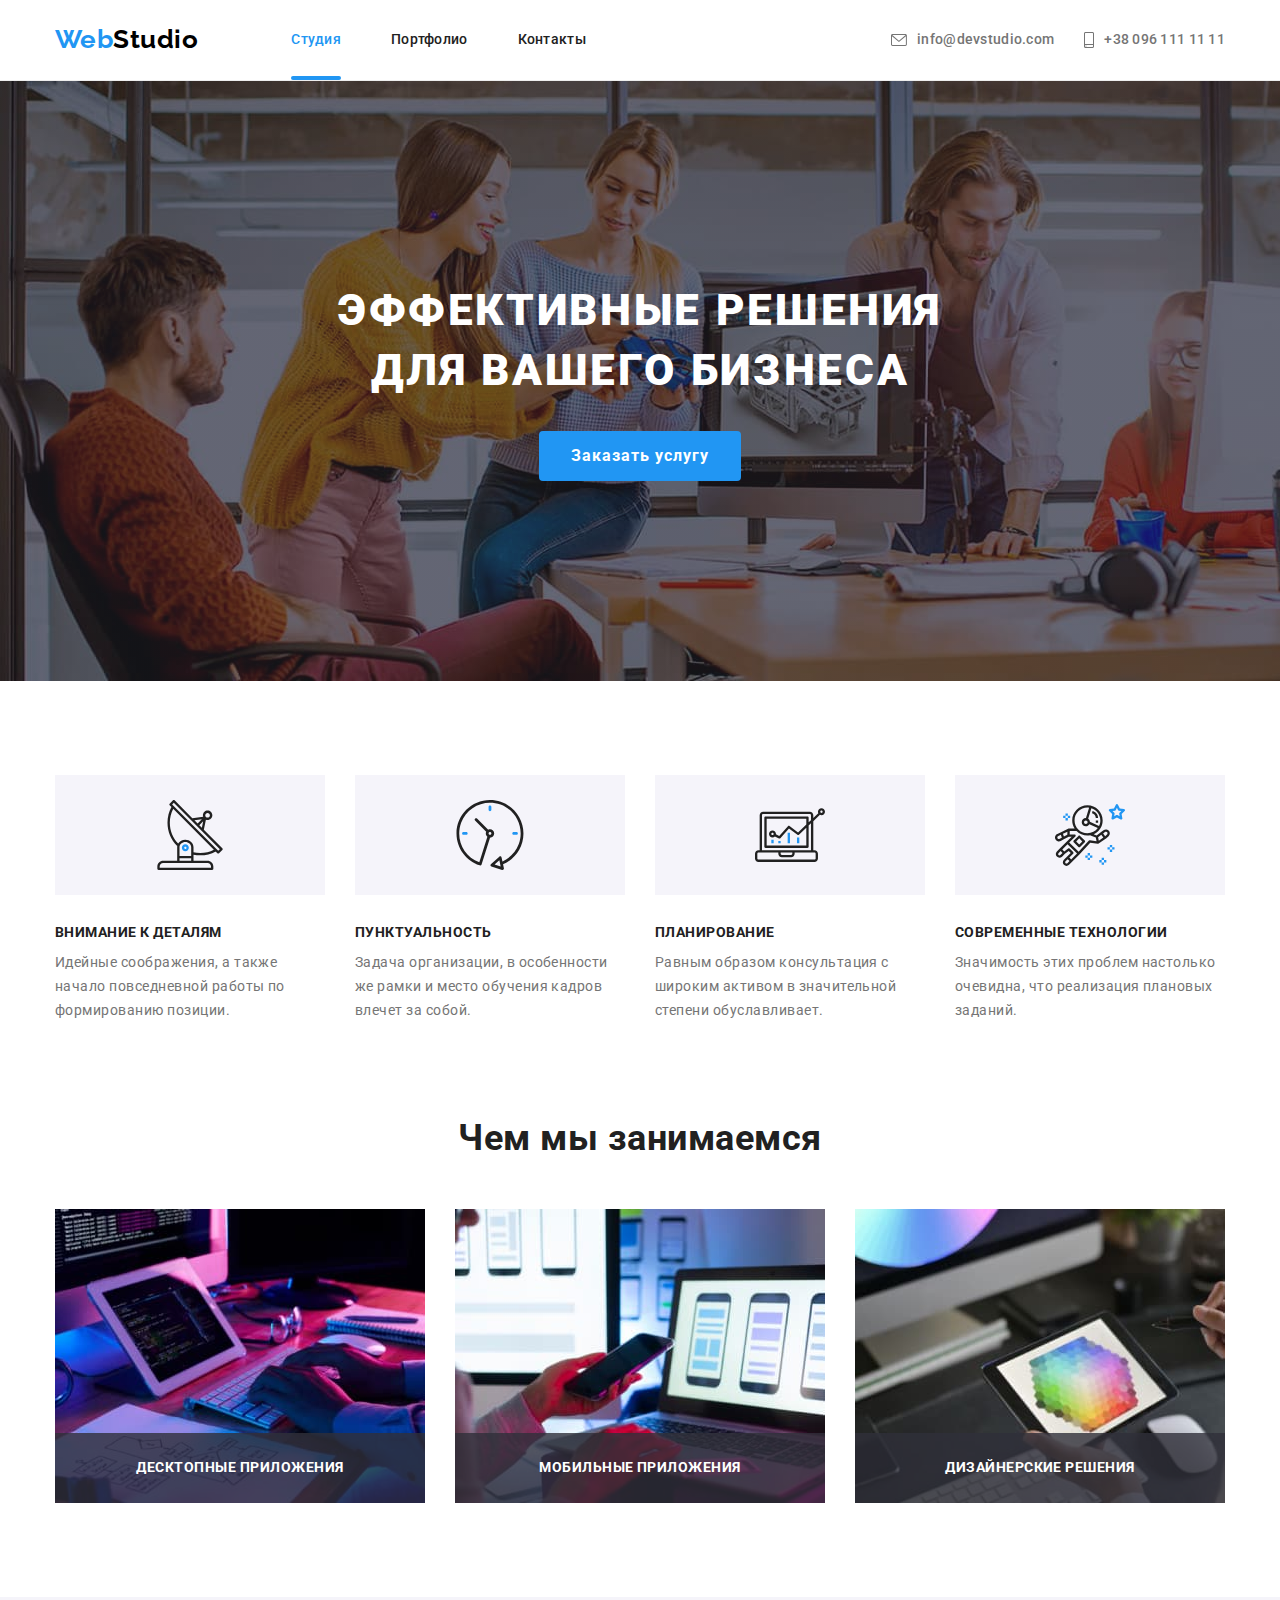
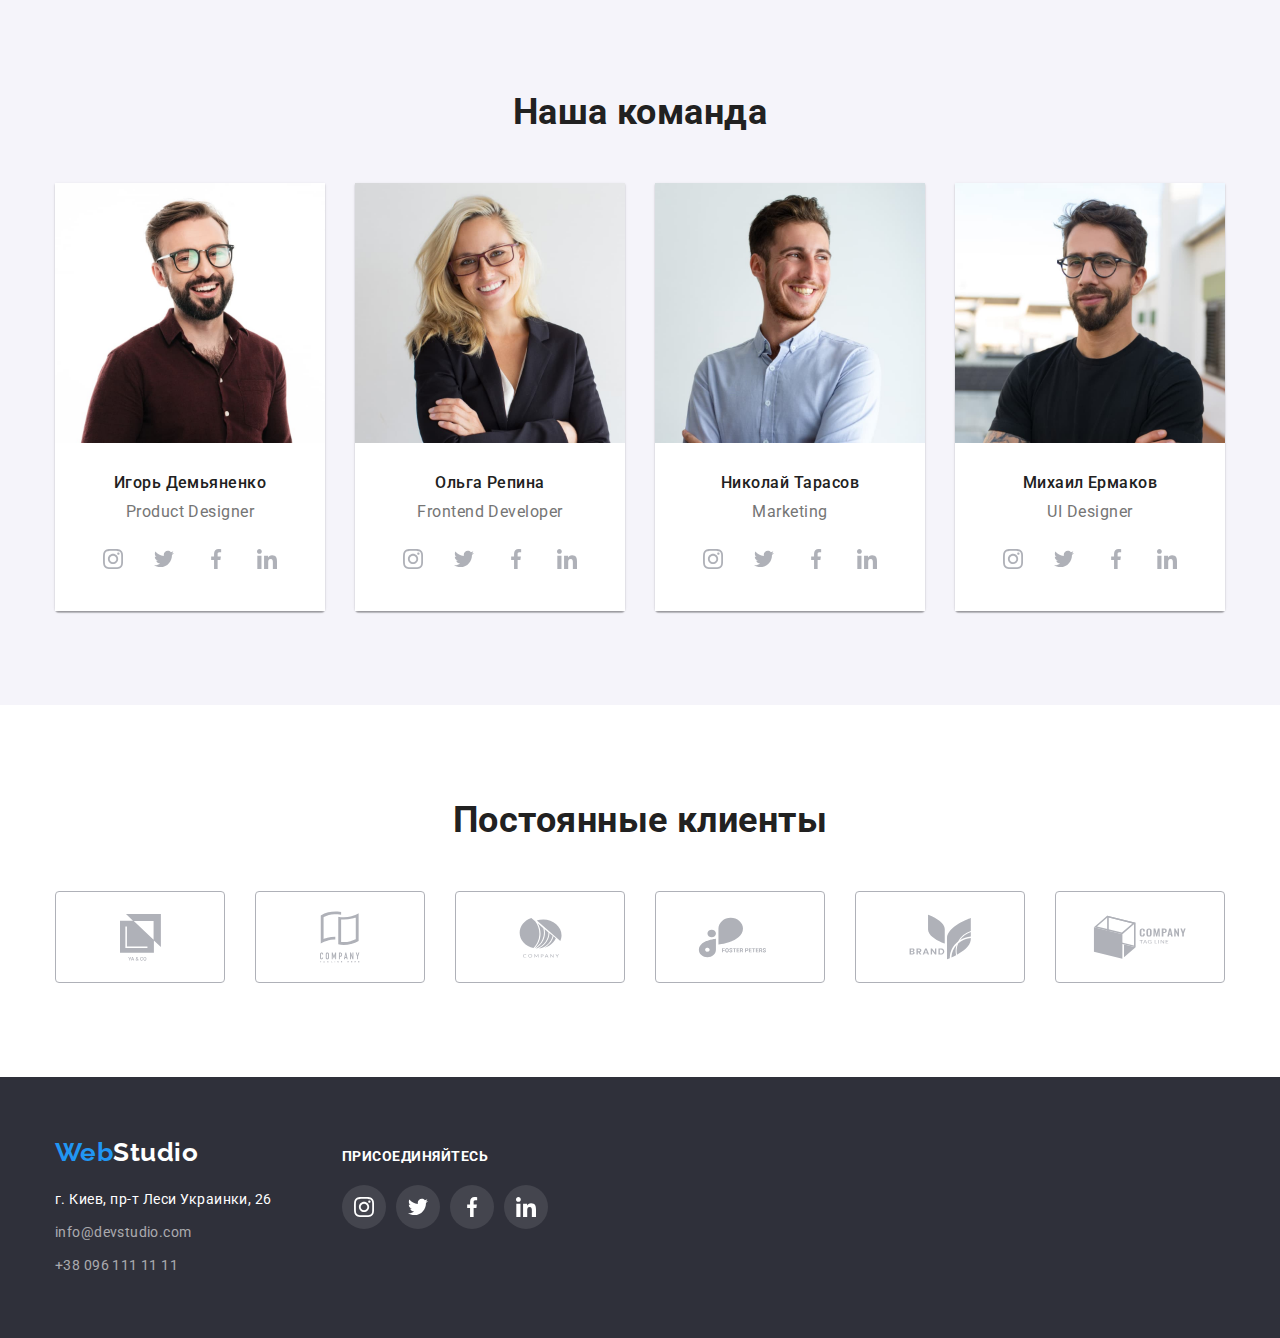
<file: index.html>
<!DOCTYPE html>
<html lang="ru">
  <head>
    <meta charset="UTF-8" />
    <meta http-equiv="X-UA-Compatible" content="IE=edge" />
    <meta name="viewport" content="width=device-width, initial-scale=1.0" />
    <title>WebStudio</title>
    <link rel="preconnect" href="https://fonts.gstatic.com" />
    <link
      href="https://fonts.googleapis.com/css2?family=Raleway:wght@700&family=Roboto:wght@400;500;700;900&display=swap"
      rel="stylesheet"
    />
    <link
      rel="stylesheet"
      href="https://cdnjs.cloudflare.com/ajax/libs/modern-normalize/1.0.0/modern-normalize.min.css"
    />
    <link rel="stylesheet" href="./css/styles.css" />
  </head>
  <body>
    <!-- Header -->
    <header class="header">
      <div class="container main-nav">
        <nav class="site-nav">
          <a class="logo" href="./index.html"
            ><span class="logo-span">Web</span>Studio</a
          >
          <ul class="site-nav list">
            <li class="item line">
              <a class="link current" href="">Студия</a>
            </li>
            <li class="item">
              <a class="link" href="./portfolio.html">Портфолио</a>
            </li>
            <li class="item"><a class="link" href="">Контакты</a></li>
          </ul>
        </nav>
        <ul class="contacts-nav head list">
          <li class="item">
            <a href="mailto:info@devstudio.com" class="cont">
              <svg class="icon" width="16" height="12">
                <use href="./images/icons.svg#icon-envelope"></use>
              </svg>
              info@devstudio.com
            </a>
          </li>

          <li class="item">
            <a href="tel:+380961111111" class="cont telephone">
              <svg class="icon" width="10" height="16">
                <use href="./images/icons.svg#icon-smartphone"></use>
              </svg>
              +38 096 111 11 11
            </a>
          </li>
        </ul>
      </div>
    </header>
    <main>
      <!-- Herro section -->
      <section class="hero section">
        <h1 class="hero-text">Эффективные решения<br />для вашего бизнеса</h1>
        <button class="button" data-modal-open>Заказать услугу</button>
      </section>

      <!-- section our advantages -->
      <section class="value section">
        <div class="container">
          <!-- <h2>наши преимущества</h2> -->
          <ul class="advantages list">
            <li class="item">
              <div class="thumb">
                <svg class="icon" width="70" height="70">
                  <use href="./images/icons.svg#icon-antenna"></use>
                </svg>
              </div>
              <h3 class="title">Внимание к деталям</h3>
              <p class="text">
                Идейные соображения, а также начало повседневной работы по
                формированию позиции.
              </p>
            </li>
            <li class="item">
              <div class="thumb">
                <svg class="icon" width="70" height="70">
                  <use href="./images/icons.svg#icon-clock"></use>
                </svg>
              </div>
              <h3 class="title">Пунктуальность</h3>
              <p class="text">
                Задача организации, в особенности же рамки и место обучения
                кадров влечет за собой.
              </p>
            </li>
            <li class="item">
              <div class="thumb">
                <svg class="icon" width="70" height="70">
                  <use href="./images/icons.svg#icon-diagram"></use>
                </svg>
              </div>
              <h3 class="title">Планирование</h3>
              <p class="text">
                Равным образом консультация с широким активом в значительной
                степени обуславливает.
              </p>
            </li>
            <li class="item">
              <div class="thumb">
                <svg class="icon" width="70" height="70">
                  <use href="./images/icons.svg#icon-astronaut"></use>
                </svg>
              </div>
              <h3 class="title">Современные технологии</h3>
              <p class="text">
                Значимость этих проблем настолько очевидна, что реализация
                плановых заданий.
              </p>
            </li>
          </ul>
        </div>
      </section>
      <!-- What are we doing -->
      <section class="section">
        <div class="container">
          <h2 class="section-title">Чем мы занимаемся</h2>
          <ul class="what-we-do list">
            <li class="item">
              <a href=""
                ><img
                  src="./images/studio/box1.jpg"
                  alt="box1"
                  width="370"
                  height="294"
              /></a>
              <div class="backdrop">
                <h3 class="title">Десктопные приложения</h3>
              </div>
            </li>
            <li class="item">
              <a href=""
                ><img
                  src="./images/studio/box2.jpg"
                  alt="box2"
                  width="370"
                  height="294"
              /></a>
              <div class="backdrop">
                <h3 class="title">Мобильные приложения</h3>
              </div>
            </li>
            <li class="item">
              <a href=""
                ><img
                  src="./images/studio/box3.jpg"
                  alt="box3"
                  width="370"
                  height="294"
              /></a>
              <div class="backdrop">
                <h3 class="title">Дизайнерские решения</h3>
              </div>
            </li>
          </ul>
        </div>
      </section>
      <!-- our team -->
      <section class="section team">
        <div class="container">
          <h2 class="section-title">Наша команда</h2>
          <ul class="team list">
            <li class="item">
              <img
                src="./images/studio/Igor.jpg"
                alt="Igor Demyanenko"
                width="270"
                height="260"
              />
              <div class="description">
                <h3 class="title">Игорь Демьяненко</h3>
                <p lang="en" class="text">Product Designer</p>

                <ul class="social-list list">
                  <li class="social-list-item">
                    <a href="" class="social-list-link">
                      <svg class="social-list-icon" width="20" height="20">
                        <use href="./images/icons.svg#icon-instagram"></use>
                      </svg>
                    </a>
                  </li>
                  <li>
                    <a href="" class="social-list-link">
                      <svg class="social-list-icon" width="20" height="20">
                        <use href="./images/icons.svg#icon-twitter"></use>
                      </svg>
                    </a>
                  </li>
                  <li>
                    <a href="" class="social-list-link">
                      <svg class="social-list-icon" width="20" height="20">
                        <use href="./images/icons.svg#icon-facebook"></use>
                      </svg>
                    </a>
                  </li>
                  <li>
                    <a href="" class="social-list-link">
                      <svg class="social-list-icon" width="20" height="20">
                        <use href="./images/icons.svg#icon-linkedin"></use>
                      </svg>
                    </a>
                  </li>
                </ul>
              </div>
            </li>
            <li class="item">
              <img
                src="./images/studio/Olga.jpg"
                alt="Olga Repin"
                width="270"
                height="260"
              />
              <div class="description">
                <h3 class="title">Ольга Репина</h3>
                <p lang="en" class="text">Frontend Developer</p>

                <ul class="social-list list">
                  <li class="social-list-item">
                    <a href="" class="social-list-link">
                      <svg class="social-list-icon" width="20" height="20">
                        <use href="./images/icons.svg#icon-instagram"></use>
                      </svg>
                    </a>
                  </li>

                  <li>
                    <a href="" class="social-list-link">
                      <svg class="social-list-icon" width="20" height="20">
                        <use href="./images/icons.svg#icon-twitter"></use>
                      </svg>
                    </a>
                  </li>

                  <li>
                    <a href="" class="social-list-link">
                      <svg class="social-list-icon" width="20" height="20">
                        <use href="./images/icons.svg#icon-facebook"></use>
                      </svg>
                    </a>
                  </li>

                  <li>
                    <a href="" class="social-list-link">
                      <svg class="social-list-icon" width="20" height="20">
                        <use href="./images/icons.svg#icon-linkedin"></use>
                      </svg>
                    </a>
                  </li>
                </ul>
              </div>
            </li>
            <li class="item">
              <img
                src="./images/studio/Nikolay.jpg"
                alt="Nikolay Tarasov"
                width="270"
                height="260"
              />
              <div class="description">
                <h3 class="title">Николай Тарасов</h3>
                <p lang="en" class="text">Marketing</p>
                <ul class="social-list list">
                  <li class="social-list-item">
                    <a href="" class="social-list-link">
                      <svg class="social-list-icon" width="20" height="20">
                        <use href="./images/icons.svg#icon-instagram"></use>
                      </svg>
                    </a>
                  </li>

                  <li>
                    <a href="" class="social-list-link">
                      <svg class="social-list-icon" width="20" height="20">
                        <use href="./images/icons.svg#icon-twitter"></use>
                      </svg>
                    </a>
                  </li>

                  <li>
                    <a href="" class="social-list-link">
                      <svg class="social-list-icon" width="20" height="20">
                        <use href="./images/icons.svg#icon-facebook"></use>
                      </svg>
                    </a>
                  </li>

                  <li>
                    <a href="" class="social-list-link">
                      <svg class="social-list-icon" width="20" height="20">
                        <use href="./images/icons.svg#icon-linkedin"></use>
                      </svg>
                    </a>
                  </li>
                </ul>
              </div>
            </li>
            <li class="item">
              <img
                src="./images/studio/Michael.jpg"
                alt="Michael Ermakov"
                width="270"
                height="260"
              />
              <div class="description">
                <h3 class="title">Михаил Ермаков</h3>
                <p lang="en" class="text">UI Designer</p>
                <ul class="social-list list">
                  <li class="social-list-item">
                    <a href="" class="social-list-link">
                      <svg class="social-list-icon" width="20" height="20">
                        <use href="./images/icons.svg#icon-instagram"></use>
                      </svg>
                    </a>
                  </li>

                  <li>
                    <a href="" class="social-list-link">
                      <svg class="social-list-icon" width="20" height="20">
                        <use href="./images/icons.svg#icon-twitter"></use>
                      </svg>
                    </a>
                  </li>

                  <li>
                    <a href="" class="social-list-link">
                      <svg class="social-list-icon" width="20" height="20">
                        <use href="./images/icons.svg#icon-facebook"></use>
                      </svg>
                    </a>
                  </li>

                  <li>
                    <a href="" class="social-list-link">
                      <svg class="social-list-icon" width="20" height="20">
                        <use href="./images/icons.svg#icon-linkedin"></use>
                      </svg>
                    </a>
                  </li>
                </ul>
              </div>
            </li>
          </ul>
        </div>
      </section>
      <!-- Regular customers -->
      <section class="section customers">
        <div class="container">
          <h2 class="section-title">Постоянные клиенты</h2>
          <ul class="list">
            <li class="item">
              <a class="link" lang="en" href="" aria-label="ya&co">
                <svg class="icon" width="41px" height="47px">
                  <use href="./images/icons.svg#icon-group"></use>
                </svg>
              </a>
            </li>

            <li class="item">
              <a class="link" lang="en" href="" aria-label="company tagline">
                <svg class="icon" width="40px" height="52px">
                  <use href="./images/icons.svg#icon-group1"></use>
                </svg>
              </a>
            </li>

            <li class="item">
              <a class="link" lang="en" href="" aria-label="company">
                <svg class="icon" width="43px" height="41px">
                  <use href="./images/icons.svg#icon-group2"></use>
                </svg>
              </a>
            </li>

            <li class="item">
              <a class="link" lang="en" href="" aria-label="foster peters">
                <svg class="icon" width="85px" height="41px">
                  <use href="./images/icons.svg#icon-group3"></use>
                </svg>
              </a>
            </li>

            <li class="item">
              <a class="link" lang="en" href="" aria-label="brand">
                <svg class="icon" width="63px" height="46px">
                  <use href="./images/icons.svg#icon-group4"></use>
                </svg>
              </a>
            </li>

            <li class="item">
              <a class="link" lang="en" href="" aria-label="company tag line">
                <svg class="icon" width="94px" height="44px">
                  <use href="./images/icons.svg#icon-group5"></use>
                </svg>
              </a>
            </li>
          </ul>
        </div>
      </section>
    </main>
    <!-- Footer -->
    <footer class="footer">
      <div class="container">
        <div>
          <a class="logo" href="./index.html"
            ><span class="logo-span">Web</span
            ><span class="logo-white">Studio</span></a
          >
          <address class="address">
            <ul class="contacts-nav list">
              <li class="map">
                <a
                  class="map-google"
                  href="https://goo.gl/maps/9jqwr3Agw3KdSmHo9"
                  target="_blank"
                  rel="noopener noreferrer"
                  >г. Киев, пр-т Леси Украинки, 26</a
                >
              </li>
              <li>
                <a href="mailto:info@devstudio.com" class="cont mail"
                  >info@devstudio.com</a
                >
              </li>
              <li>
                <a href="tel:+380961111111" class="cont">+38 096 111 11 11</a>
              </li>
            </ul>
          </address>
        </div>
        <div class="thumb">
          <h2 class="footer-text">присоединяйтесь</h2>
          <ul class="social-list list">
            <li class="social-list-item">
              <a href="" class="social-list-link">
                <svg class="social-list-icon" width="20" height="20">
                  <use href="./images/icons.svg#icon-instagram"></use>
                </svg>
              </a>
            </li>

            <li class="social-list-item">
              <a href="" class="social-list-link">
                <svg class="social-list-icon" width="20" height="20">
                  <use href="./images/icons.svg#icon-twitter"></use>
                </svg>
              </a>
            </li>

            <li class="social-list-item">
              <a href="" class="social-list-link">
                <svg class="social-list-icon" width="20" height="20">
                  <use href="./images/icons.svg#icon-facebook"></use>
                </svg>
              </a>
            </li>

            <li class="social-list-item">
              <a href="" class="social-list-link">
                <svg class="social-list-icon" width="20" height="20">
                  <use href="./images/icons.svg#icon-linkedin"></use>
                </svg>
              </a>
            </li>
          </ul>
        </div>
      </div>
    </footer>
    <!-- Modal window -->
    <div class="modal-backdrop is-hidden" data-modal>
      <div class="modal">
        <button type="button" class="modal-button" data-modal-close>
          <svg class="modal-icon" width="11" height="11">
            <use href="./images/icons.svg#button-close"></use>
          </svg>
        </button>
      </div>
    </div>
    <script src="./js/modal.js"></script>
  </body>
</html>
</file>
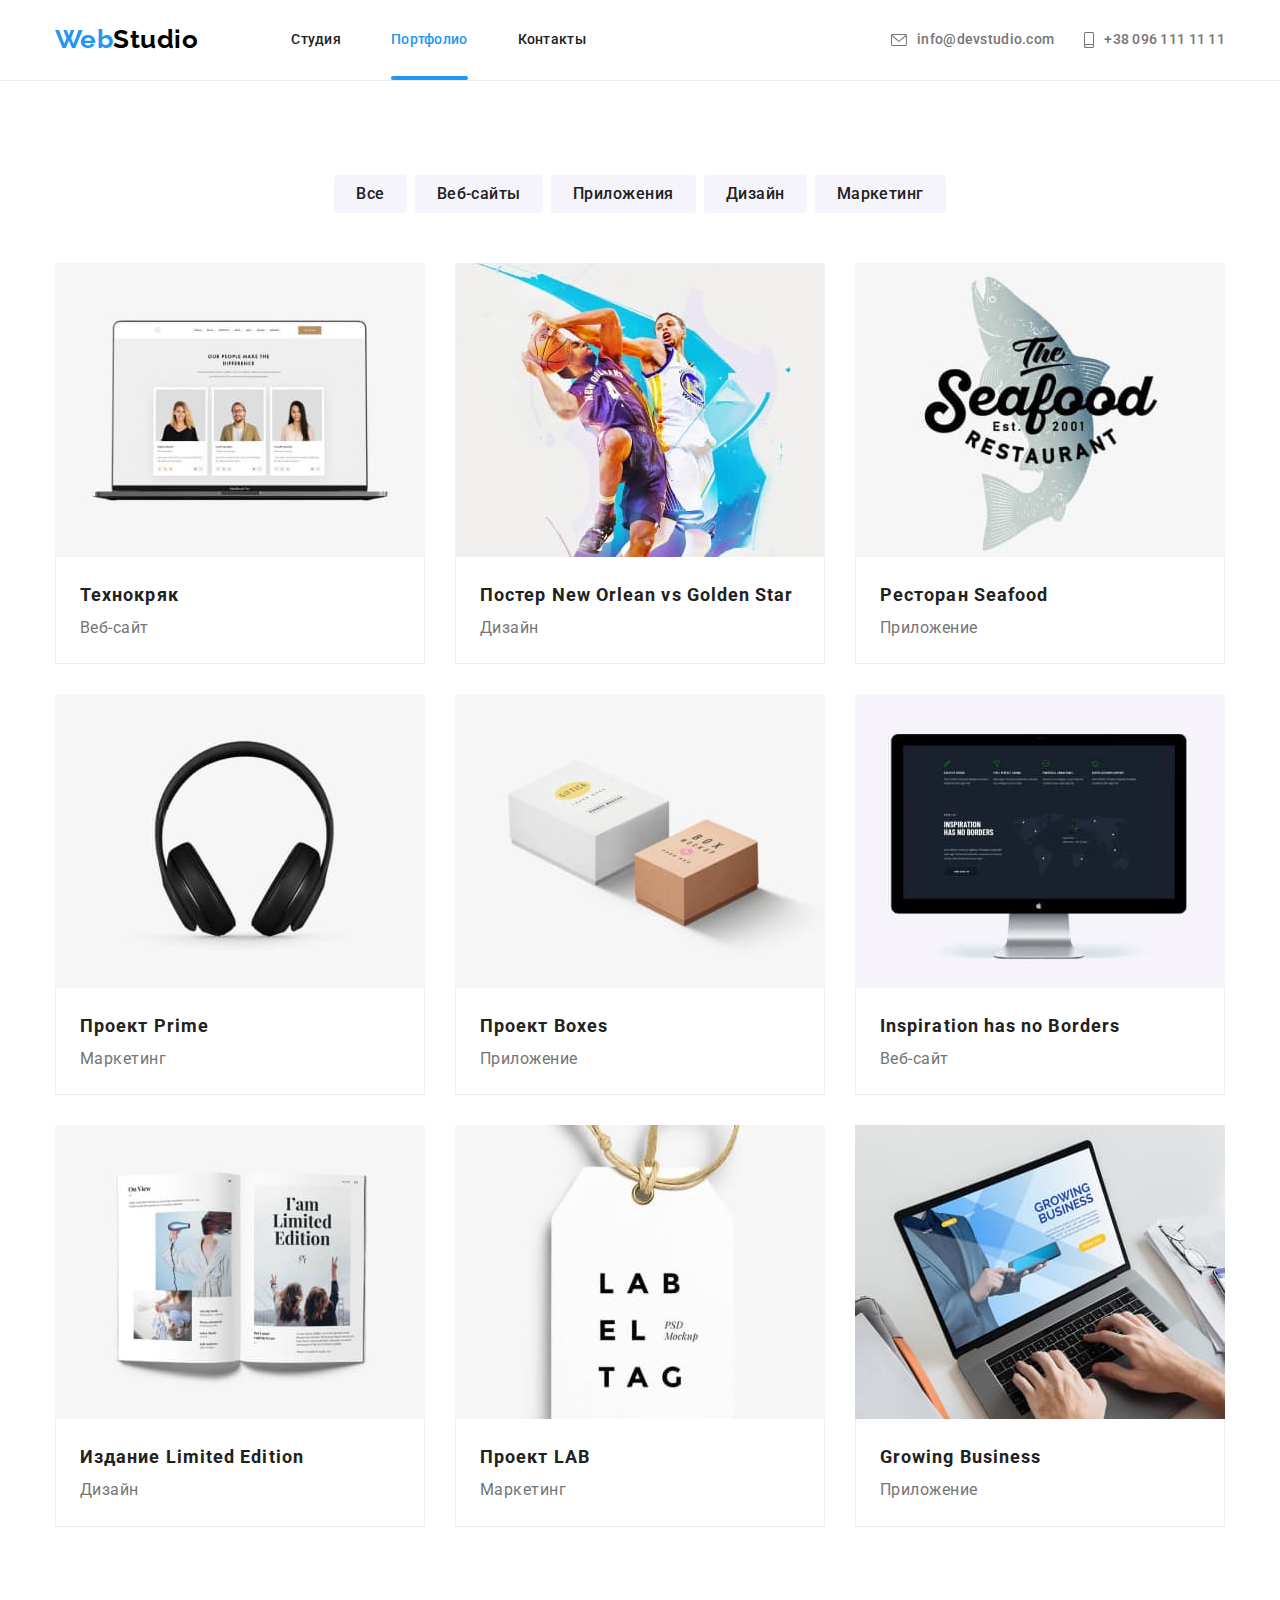
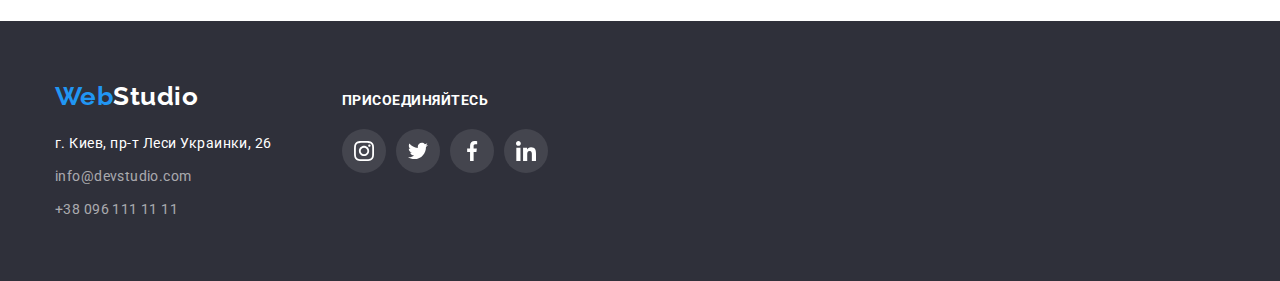
<file: portfolio.html>
<!DOCTYPE html>
<html lang="ru">
  <head>
    <meta charset="UTF-8" />
    <meta http-equiv="X-UA-Compatible" content="IE=edge" />
    <meta name="viewport" content="width=device-width, initial-scale=1.0" />
    <title>WebStudio</title>
    <link rel="preconnect" href="https://fonts.gstatic.com" />
    <link
      href="https://fonts.googleapis.com/css2?family=Raleway:wght@700&family=Roboto:wght@400;500;700;900&display=swap"
      rel="stylesheet"
    />
    <link
      rel="stylesheet"
      href="https://cdnjs.cloudflare.com/ajax/libs/modern-normalize/1.0.0/modern-normalize.min.css"
    />
    <link rel="stylesheet" href="./css/styles.css" />
  </head>

  <body>
    <!-- Header -->
    <header class="header">
      <div class="container main-nav">
        <nav class="site-nav">
          <a class="logo" href="./index.html"
            ><span class="logo-span">Web</span>Studio</a
          >
          <ul class="site-nav list">
            <li class="item">
              <a class="link" href="./index.html">Студия</a>
            </li>
            <li class="item line">
              <a class="link current" href="">Портфолио</a>
            </li>
            <li class="item"><a class="link" href="">Контакты</a></li>
          </ul>
        </nav>
        <ul class="contacts-nav head list">
          <li class="item">
            <a href="mailto:info@devstudio.com" class="cont">
              <svg class="icon" width="16" height="12">
                <use href="./images/icons.svg#icon-envelope"></use>
              </svg>
              info@devstudio.com</a
            >
          </li>

          <li class="item">
            <a href="tel:+380961111111" class="cont telephone">
              <svg class="icon" width="10" height="16">
                <use href="./images/icons.svg#icon-smartphone"></use>
              </svg>
              +38 096 111 11 11</a
            >
          </li>
        </ul>
      </div>
    </header>
    <main>
      <!-- our projects -->
      <section class="filter section">
        <div class="container">
          <ul class="filter-nav list">
            <li class="item">
              <button type="button" class="button">Все</button>
            </li>
            <li class="item">
              <button type="button" class="button">Веб-сайты</button>
            </li>
            <li class="item">
              <button type="button" class="button">Приложения</button>
            </li>
            <li class="item">
              <button type="button" class="button">Дизайн</button>
            </li>
            <li class="item">
              <button type="button" class="button">Маркетинг</button>
            </li>
          </ul>

          <ul class="projects list">
            <li class="projects-item">
              <a class="projects-link" href="">
                <div class="projects-thumb">
                  <img
                    src="./images/portfolio/technokryak.jpg"
                    alt="Технокряк"
                    width="370"
                    height="294"
                  />
                  <div class="backdrop">
                    <p class="backdrop-text">
                      Технокряк это современная площадка распространения
                      коронавируса. Компании<br />
                      используют эту платформу для цифрового шпионажа и атак на
                      защищённые сервера конкурентов.
                    </p>
                  </div>
                </div>
                <div class="description">
                  <h2 class="projects-title">Технокряк</h2>
                  <p class="projects-text">Веб-сайт</p>
                </div>
              </a>
            </li>

            <li class="projects-item">
              <a class="projects-link" href="">
                <div class="projects-thumb">
                  <img
                    src="./images/portfolio/poster.jpg"
                    alt="Постер New Orlean vs Golden Star"
                    width="370"
                    height="294"
                  />
                  <div class="backdrop">
                    <p class="backdrop-text">
                      Технокряк это современная площадка распространения
                      коронавируса. Компании<br />
                      используют эту платформу для цифрового шпионажа и атак на
                      защищённые сервера конкурентов.
                    </p>
                  </div>
                </div>
                <div class="description">
                  <h2 class="projects-title">
                    Постер New Orlean vs Golden Star
                  </h2>
                  <p class="projects-text">Дизайн</p>
                </div>
              </a>
            </li>

            <li class="projects-item">
              <a class="projects-link" href="">
                <div class="projects-thumb">
                  <img
                    src="./images/portfolio/seafood.jpg"
                    alt="Ресторан Seafood"
                    width="370"
                    height="294"
                  />
                  <div class="backdrop">
                    <p class="backdrop-text">
                      Технокряк это современная площадка распространения
                      коронавируса. Компании<br />
                      используют эту платформу для цифрового шпионажа и атак на
                      защищённые сервера конкурентов.
                    </p>
                  </div>
                </div>
                <div class="description">
                  <h2 class="projects-title">Ресторан Seafood</h2>
                  <p class="projects-text">Приложение</p>
                </div>
              </a>
            </li>

            <li class="projects-item">
              <a class="projects-link" href="">
                <div class="projects-thumb">
                  <img
                    src="./images/portfolio/prime_project.jpg"
                    alt="Проект Prime"
                    width="370"
                    height="294"
                  />
                  <div class="backdrop">
                    <p class="backdrop-text">
                      Технокряк это современная площадка распространения
                      коронавируса. Компании<br />
                      используют эту платформу для цифрового шпионажа и атак на
                      защищённые сервера конкурентов.
                    </p>
                  </div>
                </div>
                <div class="description">
                  <h2 class="projects-title">Проект Prime</h2>
                  <p class="projects-text">Маркетинг</p>
                </div>
              </a>
            </li>

            <li class="projects-item">
              <a class="projects-link" href="">
                <div class="projects-thumb">
                  <img
                    src="./images/portfolio/boxes_projekt.jpg"
                    alt="Проект Boxes"
                    width="370"
                    height="294"
                  />
                  <div class="backdrop">
                    <p class="backdrop-text">
                      Технокряк это современная площадка распространения
                      коронавируса. Компании<br />
                      используют эту платформу для цифрового шпионажа и атак на
                      защищённые сервера конкурентов.
                    </p>
                  </div>
                </div>
                <div class="description">
                  <h2 class="projects-title">Проект Boxes</h2>
                  <p class="projects-text">Приложение</p>
                </div>
              </a>
            </li>

            <li class="projects-item">
              <a class="projects-link" href="">
                <div class="projects-thumb">
                  <img
                    src="./images/portfolio/inspiration_has_no_borders.jpg"
                    alt="Inspiration has no Borders"
                    width="370"
                    height="294"
                  />
                  <div class="backdrop">
                    <p class="backdrop-text">
                      Технокряк это современная площадка распространения
                      коронавируса. Компании<br />
                      используют эту платформу для цифрового шпионажа и атак на
                      защищённые сервера конкурентов.
                    </p>
                  </div>
                </div>
                <div class="description">
                  <h2 class="projects-title">Inspiration has no Borders</h2>
                  <p class="projects-text">Веб-сайт</p>
                </div>
              </a>
            </li>

            <li class="projects-item">
              <a class="projects-link" href="">
                <div class="projects-thumb">
                  <img
                    src="./images/portfolio/limited_ldition.jpg"
                    alt="Издание Limited Edition"
                    width="370"
                    height="294"
                  />
                  <div class="backdrop">
                    <p class="backdrop-text">
                      Технокряк это современная площадка распространения
                      коронавируса. Компании<br />
                      используют эту платформу для цифрового шпионажа и атак на
                      защищённые сервера конкурентов.
                    </p>
                  </div>
                </div>
                <div class="description">
                  <h2 class="projects-title">Издание Limited Edition</h2>
                  <p class="projects-text">Дизайн</p>
                </div>
              </a>
            </li>

            <li class="projects-item">
              <a class="projects-link" href="">
                <div class="projects-thumb">
                  <img
                    src="./images/portfolio/lab_projekt.jpg"
                    alt="Проект LAB"
                    width="370"
                    height="294"
                  />
                  <div class="backdrop">
                    <p class="backdrop-text">
                      Технокряк это современная площадка распространения
                      коронавируса. Компании<br />
                      используют эту платформу для цифрового шпионажа и атак на
                      защищённые сервера конкурентов.
                    </p>
                  </div>
                </div>
                <div class="description">
                  <h2 class="projects-title">Проект LAB</h2>
                  <p class="projects-text">Маркетинг</p>
                </div>
              </a>
            </li>

            <li class="projects-item">
              <a class="projects-link" href="">
                <div class="projects-thumb">
                  <img
                    src="./images/portfolio/growing_business.jpg"
                    alt="Growing Business"
                    width="370"
                    height="294"
                  />
                  <div class="backdrop">
                    <p class="backdrop-text">
                      Технокряк это современная площадка распространения
                      коронавируса. Компании<br />
                      используют эту платформу для цифрового шпионажа и атак на
                      защищённые сервера конкурентов.
                    </p>
                  </div>
                </div>
                <div class="description">
                  <h2 class="projects-title">Growing Business</h2>
                  <p class="projects-text">Приложение</p>
                </div>
              </a>
            </li>
          </ul>
        </div>
      </section>
    </main>

    <!-- Footer -->
    <footer class="footer">
      <div class="container">
        <div>
          <a class="logo" href="./index.html"
            ><span class="logo-span">Web</span
            ><span class="logo-white">Studio</span></a
          >
          <address class="address">
            <ul class="contacts-nav list">
              <li class="map">
                <a
                  class="map-google"
                  href="https://goo.gl/maps/9jqwr3Agw3KdSmHo9"
                  target="_blank"
                  rel="noopener noreferrer"
                  >г. Киев, пр-т Леси Украинки, 26</a
                >
              </li>
              <li>
                <a href="mailto:info@devstudio.com" class="cont mail"
                  >info@devstudio.com</a
                >
              </li>
              <li>
                <a href="tel:+380961111111" class="cont">+38 096 111 11 11</a>
              </li>
            </ul>
          </address>
        </div>
        <div class="thumb">
          <h2 class="footer-text">присоединяйтесь</h2>
          <ul class="social-list list">
            <li class="social-list-item">
              <a href="" class="social-list-link">
                <svg class="social-list-icon" width="20" height="20">
                  <use href="./images/icons.svg#icon-instagram"></use>
                </svg>
              </a>
            </li>
            <li class="social-list-item">
              <a href="" class="social-list-link">
                <svg class="social-list-icon" width="20" height="20">
                  <use href="./images/icons.svg#icon-twitter"></use>
                </svg>
              </a>
            </li>
            <li class="social-list-item">
              <a href="" class="social-list-link">
                <svg class="social-list-icon" width="20" height="20">
                  <use href="./images/icons.svg#icon-facebook"></use>
                </svg>
              </a>
            </li>
            <li class="social-list-item">
              <a href="" class="social-list-link">
                <svg class="social-list-icon" width="20" height="20">
                  <use href="./images/icons.svg#icon-linkedin"></use>
                </svg>
              </a>
            </li>
          </ul>
        </div>
      </div>
    </footer>
  </body>
</html>
</file>
<file: css/styles.css>
/* головний колір тексту #757575 */
/* другорядний колыр тексту #212121 */
/* білий #FFFFFF */
/* акцент #2196F3 */

/* ================ROOT================== */
:root {
  --primary-text-color: #757575;
  --title-text-color: #212121;
  --accent-color: #2196f3;
  --primary-white-color: #ffffff;
  --button-color: #188ce8;
  --button-color-portfolio: #f5f4fa;
  --border-cards: #eeeeee;
  --border-cards-customers: #afb1b8;
  --timing-function: cubic-bezier(0.4, 0, 0.2, 1);
}
/* ================END ROOT================== */

/* ================COMPONENTS================== */
body {
  font-family: 'roboto', sans-serif;
  color: var(--primary-text-color);
  background-color: var(--primary-white-color);
  letter-spacing: 0.03em;
  position: relative;
}

h1,
h2,
h3,
h4,
h5,
h6,
p {
  margin-top: 0;
  margin-bottom: 0;
}

ul {
  padding-left: 0;
}

img {
  display: block;
}

.section {
  padding-top: 94px;
  padding-bottom: 94px;
}

/* .section.team {
  margin-bottom: 0;
} */

.container {
  width: 1200px;
  padding: 0 15px;
  margin: 0 auto;
  /* outline: 1px solid blue; */
  /* background-color: tomato; */
}

.list {
  margin-top: 0;
  margin-bottom: 0;
  list-style: none;
}

/* header, footer */
.address {
  font-style: normal;
}

.contacts-nav.head {
  display: flex;
  margin-left: auto;
}

.contacts-nav .cont {
  color: var(--primary-text-color);
  font-weight: 500;
  font-size: 14px;
  line-height: 1.14;
  letter-spacing: 0.02em;
  text-decoration: none;

  transition: color 250ms var(--timing-function);
}

.contacts-nav .cont:hover,
.contacts-nav .cont:focus {
  color: var(--accent-color);
}

/* What are we doing, our team */
.section-title {
  margin-bottom: 50px;
  color: var(--title-text-color);
  font-weight: bold;
  font-size: 36px;
  line-height: 1.17;
  text-align: center;
}

/* herro, portfolio */
.button {
  cursor: pointer;
  border-style: none;
}
/* ================END COMPONENTS================== */

/* ================HEADER================== */
.header .cont {
  display: inline-flex;
}

.header {
  border-bottom: 1px solid var(--border-cards);
}

.main-nav {
  display: flex;
  align-items: center;

  /* justify-content: space-around; */
}

.logo {
  margin-left: 0;
  display: inline-block;
  margin-top: 24px;
  margin-bottom: 25px;
  color: #000000;
  font-family: 'Raleway', sans-serif;
  font-weight: bold;
  font-size: 26px;
  line-height: 1.19;
  text-decoration: none;
}
.logo-span {
  color: var(--accent-color);
}
.logo-white {
  color: var(--primary-white-color);
}

.site-nav {
  display: flex;
}

.site-nav .item:first-child {
  margin-left: 93px;
}

.site-nav .item + .item {
  margin-left: 50px;
}

.contacts-nav .item + .item {
  margin-left: 30px;
}

.site-nav .link {
  /* margin-right: 50px; */
  display: block;
  padding-top: 32px;
  padding-bottom: 32px;
  /* padding-bottom: 32px; */

  /* background-color: tomato; */
  color: #212121;
  font-weight: 500;
  font-size: 14px;
  line-height: 1.14;
  letter-spacing: 0.02em;
  text-decoration: none;

  transition: color 250ms var(--timing-function);
}

.site-nav .link + .link {
  margin-left: 50px;
}

.site-nav .link:hover,
.site-nav .link:focus {
  color: var(--accent-color);
}

.site-nav .link.current {
  color: var(--accent-color);
  /* padding-bottom: 28px; */
}

.contacts-nav .cont {
  display: flex;
  align-items: center;
}

.header .icon {
  margin-right: 10px;
}

.header .icon {
  fill: currentColor;
}

/* .header .item:hover .icon {
  transition: color 250ms cubic-bezier(0.4, 0, 0.2, 1);
}

.header .item:hover .icon,
.header .item:focus .icon {
  color: var(--accent-color);
} */

.link.current {
  position: relative;
}

.link.current::after {
  position: absolute;
  left: 0;
  bottom: 0;
  display: block;
  content: '';
  width: 100%;
  height: 4px;
  border-radius: 2px;
  background-color: var(--accent-color);

  /* opacity: 0; */
}

/* .link.current:hover::after {
  opacity: 1;
} */
/* ================END HEADER================== */

/* ================HERO================== */
.hero {
  text-align: center;
  max-width: 1600px;
  height: 600px;
  padding: 200px 0;
  margin-left: auto;
  margin-right: auto;
  background-color: #c4c4c4;
  background-image: linear-gradient(
      to right,
      rgba(47, 48, 58, 0.4),
      rgba(47, 48, 58, 0.4)
    ),
    url(../images/hero/hero.jpg);
}

.hero-text {
  margin-top: 0;
  margin-bottom: 0;
  margin-bottom: 30px;

  color: var(--primary-white-color);
  font-weight: 900;
  font-size: 44px;
  line-height: 1.36;
  text-align: center;
  letter-spacing: 0.06em;
  text-transform: uppercase;
}

.hero .button {
  color: var(--primary-white-color);
  background-color: var(--accent-color);
  font-family: inherit;
  font-weight: bold;
  font-size: 16px;
  line-height: 1.87;
  letter-spacing: 0.06em;
  /* width: 200px;
  height: 50px; */
  padding: 10px 32px;
  border-radius: 4px;

  transition: background-color 250ms var(--timing-function);
}

.hero .button:hover,
.hero .button:focus {
  background-color: var(--button-color);
}
/* ================END HERO================== */

/* ================SECTION OUR ADVANTAGES================== */
.advantages {
  display: flex;
}

.value.section {
  padding-bottom: 0;
}

.advantages .item {
  width: 270px;
}

.advantages .item + .item {
  margin-left: 30px;
}

.advantages .thumb {
  display: flex;
  align-items: center;
  justify-content: center;
  width: 270px;
  height: 120px;
  background-color: var(--button-color-portfolio);
  margin-bottom: 30px;
}
/* item */
/* .advantages .item::before {
  content: '';
  display: block;
  height: 120px;
  background-repeat: no-repeat;
  background-position: center;
  background-color: var(--button-color-portfolio);
  margin-bottom: 30px;
} */

/* .icon-antenna::before {
  background-image: url(../images/svg/antenna.svg);
}

.icon-clock::before {
  background-image: url(../images/svg/clock.svg);
}

.icon-diagram::before {
  background-image: url(../images/svg/diagram.svg);
}

.icon-astronaut::before {
  background-image: url(../images/svg/astronaut.svg);
}  */
/* end item */

.advantages .title {
  margin-bottom: 10px;

  color: var(--title-text-color);
  font-weight: bold;
  font-size: 14px;
  line-height: 1.14;
  text-transform: uppercase;
}
.advantages .text {
  font-size: 14px;
  line-height: 1.71;
}
/* ================END SECTION OUR ADVANTAGES================== */

/* ================WHAT ARE WE DOING================== */
.what-we-do {
  display: flex;
}

.what-we-do .item {
  position: relative;
}

.what-we-do .item + .item {
  margin-left: 30px;
}

.backdrop {
  position: absolute;
  bottom: 0;
  left: 0;

  display: flex;
  align-items: center;
  justify-content: center;

  background-color: rgba(47, 48, 58, 0.8);
  width: 100%;
  height: 70px;
}

.what-we-do .title {
  font-weight: bold;
  font-size: 14px;
  line-height: 1.14;
  text-align: center;
  text-transform: uppercase;
  color: var(--primary-white-color);
}
/* ================END WHAT ARE WE DOING================== */

/* ================OUR TEAM================== */
.team {
  display: flex;
}

.team {
  background-color: var(--button-color-portfolio);
}

.team .description {
  padding-top: 30px;
  background-color: var(--primary-white-color);
  /* margin-bottom: 30px; */
}

.team .item {
  box-shadow: 0px 1px 3px rgba(0, 0, 0, 0.12), 0px 1px 1px rgba(0, 0, 0, 0.14),
    0px 2px 1px rgba(0, 0, 0, 0.2);
  border-radius: 0px 0px 4px 4px;
}

.team .item + .item {
  margin-left: 30px;
}

.team .title,
.team .text {
  color: var(--title-text-color);
  font-weight: 500;
  font-size: 16px;
  line-height: 1.19;
  text-align: center;
}

.team .title {
  margin-bottom: 10px;
}

.team .text {
  color: var(--primary-text-color);
  font-weight: normal;
}

.team .social-list {
  display: flex;
  justify-content: space-around;
  padding: 16px 32px 30px 32px;
}

.team .social-list-link {
  display: flex;
  align-items: center;
  justify-content: center;
  width: 44px;
  height: 44px;
  border-radius: 50%;
}

.team .social-list-link {
  fill: var(--border-cards-customers);

  transition: background-color 250ms var(--timing-function);
}

.team .social-list-link:hover,
.team .social-list-link:focus {
  background-color: var(--accent-color);
}

.team .social-list-link:hover .social-list-icon {
  transition: fill 250ms var(--timing-function);
}

.team .social-list-link:hover .social-list-icon,
.team .social-list-link:focus .social-list-icon {
  fill: var(--primary-white-color);
}
/* ================END OUR TEAM================== */

/* ================REGULAR CUSTOMERS================== */
.customers .list {
  display: flex;
}

.customers .link {
  display: flex;
  align-items: center;
  justify-content: center;
  width: 170px;
  height: 92px;
  border: 1px solid var(--border-cards-customers);
  border-radius: 4px;
  margin-bottom: 0;

  transition: border 250ms var(--timing-function);
}

.customers .item:not(:first-child) {
  margin-left: 30px;
}

.customers .icon {
  fill: var(--border-cards-customers);
}

.customers .link:hover,
.customers .link:focus {
  border: 1px solid var(--accent-color);
}

.customers .link:hover .icon,
.customers .link:focus .icon {
  fill: var(--accent-color);
}

.customers .icon {
  transition: fill 250ms var(--timing-function);
}
/* ================END REGULAR CUSTOMERS================== */

/* ================FOOTER================== */
.footer {
  background: #2f303a;
}

.footer .container {
  display: flex;
  align-items: baseline;
}

.footer {
  padding-bottom: 60px;
  padding-top: 60px;
}

.footer .logo {
  display: inline-block;
  margin-top: 0;
  margin-bottom: 20px;
}

.map {
  margin-bottom: 9px;
}

.map-google {
  color: var(--primary-white-color);
  text-decoration: none;
  font-style: normal;
  font-size: 14px;
  line-height: 1.71;
}
.footer .cont {
  color: rgba(255, 255, 255, 0.6);
  font-weight: normal;
  line-height: 1.71;
  letter-spacing: 0.03em;
}

.footer .cont.mail {
  display: inline-block;
  margin-bottom: 9px;
}

.footer .thumb {
  margin-left: 70px;
}

.footer-text {
  margin-bottom: 20px;
  font-weight: bold;
  font-size: 14px;
  line-height: 1.14;
  text-transform: uppercase;
  color: #ffffff;
}

.footer .social-list {
  display: flex;
}

.footer .social-list-link {
  display: flex;
  align-items: center;
  justify-content: center;
  width: 44px;
  height: 44px;
  border-radius: 50%;
  background-color: rgba(255, 255, 255, 0.1);

  transition: background-color 250ms var(--timing-function);
}

.footer .social-list-link:hover,
.footer .social-list-link:focus {
  background-color: var(--accent-color);
}

.footer .social-list-item:not(:first-child) {
  margin-left: 10px;
}

.footer .social-list-icon {
  /* margin: 12px; */
  fill: var(--primary-white-color);
}
/* ================END FOOTER================== */

/* ================PORTFOLIO================== */
.filter {
  padding-top: 94px;
  /* background-color: red; */
}

.filter .description {
  padding: 20px 24px 20px 24px;
  border: 1px solid var(--border-cards);
  border-top: 0;
}

.filter-nav {
  padding-left: 0;
  display: flex;
  justify-content: center;
  margin-bottom: 50px;
}

.filter-nav .item + .item {
  margin-left: 8px;
}

.filter .button {
  padding: 6px 22px;
  border-radius: 4px;
  font-family: inherit;
  color: var(--title-text-color);
  background-color: var(--button-color-portfolio);
  font-weight: 500;
  font-size: 16px;
  line-height: 1.6;
  letter-spacing: inherit;

  transition: color 250ms var(--timing-function),
    background-color 250ms var(--timing-function),
    box-shadow 250ms var(--timing-function);
}

.filter .button:hover,
.filter .button:focus {
  color: var(--primary-white-color);
  background-color: var(--accent-color);
  box-shadow: 0px 4px 4px rgba(0, 0, 0, 0.25);
}

.projects {
  display: flex;
  flex-wrap: wrap;

  /* margin: -15px; варіант 2 */
}

.projects .projects-item {
  width: calc((100% - 60px) / 3);
  margin-right: 30px;
  margin-bottom: 30px;
  /* border-bottom: 1px solid var(--border-cards); */
  /* outline: 2px solid red; */
  /* width: 370px;
  margin: 15px; варіант 2 */
}

.projects .projects-item:nth-child(3n) {
  margin-right: 0;
}

.projects .projects-item:nth-last-child(-n + 3) {
  margin-bottom: 0;
}

.projects .projects-item {
  transition: box-shadow 250ms var(--timing-function);
}

.projects .projects-link:hover,
.projects .projects-link:focus {
  box-shadow: 0px 4px 4px rgba(0, 0, 0, 0.25);
}

.projects-link {
  text-decoration: none;
}

/* .projects {
  margin-top: 34px;
} */

.projects-title {
  color: var(--title-text-color);
  font-weight: bold;
  font-size: 18px;
  line-height: 2;
  letter-spacing: 0.06em;
}

.projects-text {
  color: var(--primary-text-color);
  font-size: 16px;
  line-height: 1.9;
}

.projects-thumb {
  position: relative;
  overflow: hidden;
}

.projects .backdrop {
  position: absolute;
  top: 0;
  left: 0;
  overflow: auto;
  width: 100%;
  height: 100%;
  opacity: 1;
  background-color: rgba(33, 150, 243, 0.9);

  transition: transform 250ms var(--timing-function);
  transform: translateY(100%);
}

.projects-link:hover .backdrop,
.projects-link:focus .backdrop {
  transform: translateY(0);
}

.projects .backdrop-text {
  padding: 63px 24px;
  font-size: 18px;
  line-height: 1.55;
  color: var(--primary-white-color);
}
/* ================END PORTFOLIO================== */

/* ================MODAL WINDOW================== */
.modal-backdrop {
  position: fixed;
  top: 0;
  left: 0;
  width: 100%;
  height: 100%;
  background-color: rgba(0, 0, 0, 0.2);
  z-index: 100;

  opacity: 1;
  transition: opacity 250ms var(--timing-function),
    visibility 250ms var(--timing-function);
}

.modal-backdrop.is-hidden {
  opacity: 0;
  visibility: hidden;
  pointer-events: none;
}

.modal-backdrop.is-hidden .modal {
  transform: translate(-50%, -50%) scale(0.7);
}

.modal {
  position: absolute;
  top: 50%;
  left: 50%;

  min-width: 528px;
  min-height: 581px;
  background-color: var(--primary-white-color);
  border-radius: 4px;
  box-shadow: 0px 1px 3px rgba(0, 0, 0, 0.12), 0px 1px 1px rgba(0, 0, 0, 0.14),
    0px 2px 1px rgba(0, 0, 0, 0.2);

  transform: translate(-50%, -50%) scale(1);
  transition: transform 250ms var(--timing-function);
}

.modal-button {
  position: absolute;
  top: 8px;
  right: 8px;
  width: 30px;
  height: 30px;
  display: flex;
  align-items: center;
  justify-content: center;
  padding: 0;
  border: 1px solid rgba(0, 0, 0, 0.1);
  background-color: var(--primary-white-color);
  border-radius: 50%;
}

/* ================END MODAL WINDOW================== */
</file>
